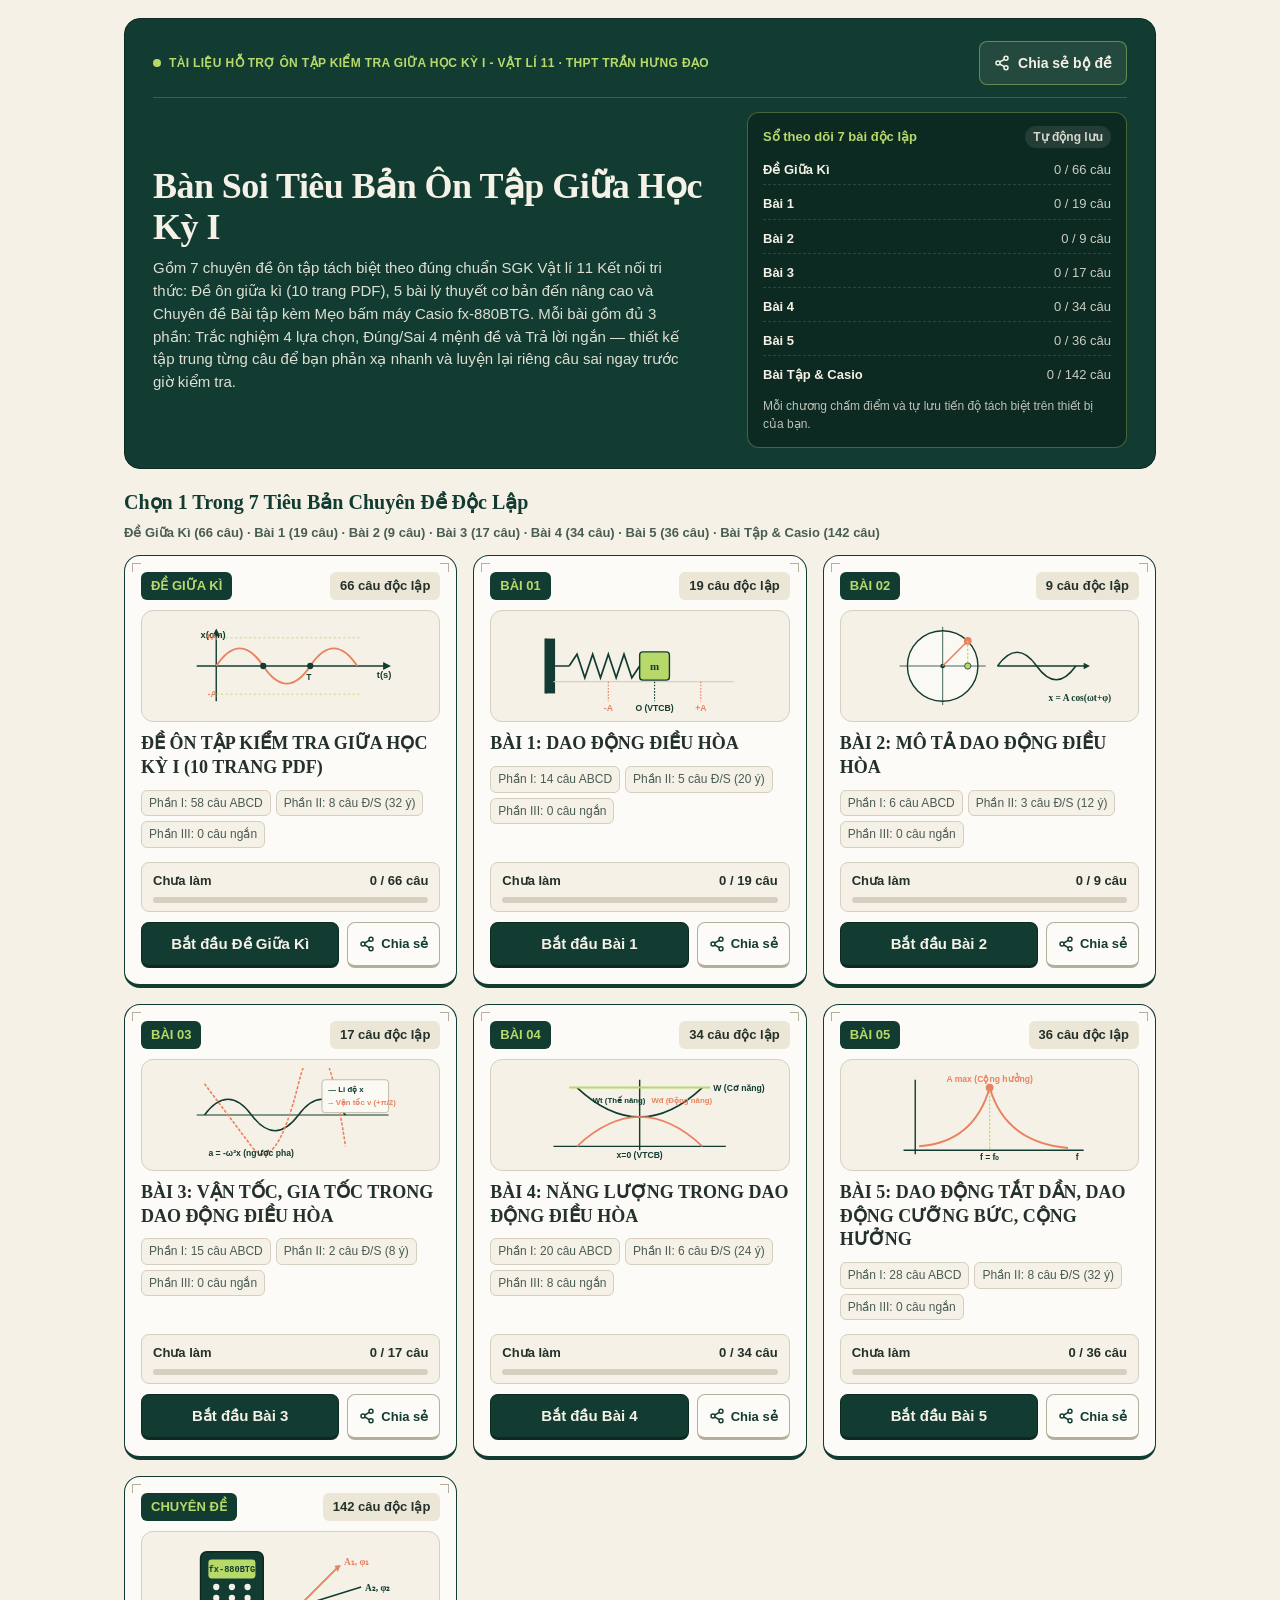
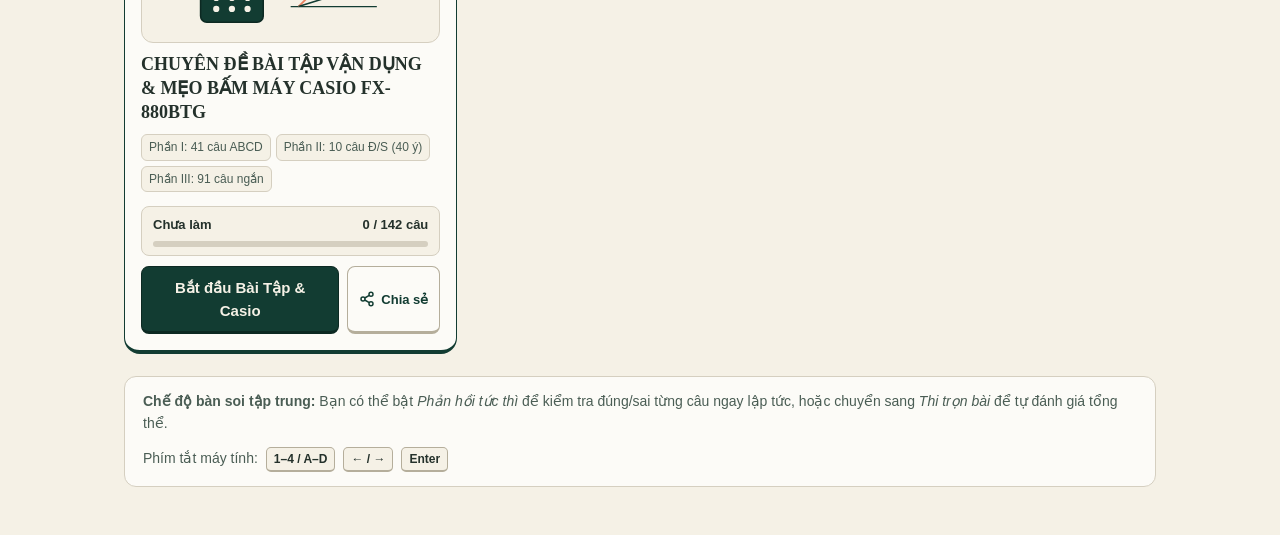
<file: index.html>
<!DOCTYPE html>
<html lang="vi">
<head>
  <meta charset="UTF-8" />
  <meta name="viewport" content="width=device-width, initial-scale=1.0, viewport-fit=cover" />
  <meta name="theme-color" content="#123C32" />
  <link rel="icon" type="image/svg+xml" href="data:image/svg+xml,%3Csvg xmlns='http://www.w3.org/2000/svg' viewBox='0 0 32 32'%3E%3Crect width='32' height='32' rx='8' fill='%23123C32'/%3E%3Cpath d='M6 16 Q11 6, 16 16 T26 16' stroke='%23B7D96A' stroke-width='2.5' fill='none'/%3E%3Ccircle cx='16' cy='16' r='3' fill='%23E98261'/%3E%3C/svg%3E" />
  <title>VẬT LÍ 11 — Ôn tập Giữa HKI (2026 - 2027)</title>
  <link rel="stylesheet" href="./styles.css" />
</head>
<body>
  <main class="lobby-shell">
    <header class="poster-masthead">
      <div class="masthead-top-row">
        <div class="monograph-mark">
          <span class="monograph-dot" aria-hidden="true"></span>
          <span>TÀI LIỆU HỖ TRỢ ÔN TẬP KIỂM TRA GIỮA HỌC KỲ I - VẬT LÍ 11 · THPT TRẦN HƯNG ĐẠO</span>
        </div>
        <button type="button" id="btn-share-lobby" class="btn-share-masthead">
          <svg width="16" height="16" viewBox="0 0 24 24" fill="none" stroke="currentColor" stroke-width="2.2" aria-hidden="true">
            <circle cx="18" cy="5" r="3"></circle>
            <circle cx="6" cy="12" r="3"></circle>
            <circle cx="18" cy="19" r="3"></circle>
            <path d="M8.59 13.51l6.83 3.98M15.41 6.51l-6.82 3.98"></path>
          </svg>
          <span>Chia sẻ bộ đề</span>
        </button>
      </div>

      <div class="masthead-grid">
        <div>
          <h1 class="poster-title">Bàn Soi Tiêu Bản Ôn Tập Giữa Học Kỳ I</h1>
          <p class="poster-subtitle">
            Gồm 7 chuyên đề ôn tập tách biệt theo đúng chuẩn SGK Vật lí 11 Kết nối tri thức: Đề ôn giữa kì (10 trang PDF), 5 bài lý thuyết cơ bản đến nâng cao và Chuyên đề Bài tập kèm Mẹo bấm máy Casio fx-880BTG. Mỗi bài gồm đủ 3 phần: Trắc nghiệm 4 lựa chọn, Đúng/Sai 4 mệnh đề và Trả lời ngắn — thiết kế tập trung từng câu để bạn phản xạ nhanh và luyện lại riêng câu sai ngay trước giờ kiểm tra.
          </p>
        </div>

        <aside class="masthead-summary-panel" aria-label="Tiến độ riêng từng bài">
          <div class="overall-stat-row">
            <span class="overall-stat-label">Sổ theo dõi 7 bài độc lập</span>
            <span class="overall-stat-badge">Tự động lưu</span>
          </div>
          <div class="independent-ledger-list" id="independent-ledger-list">
            <div class="ledger-lesson-row"><span class="ledger-lesson-name">Đề Giữa Kì</span><span class="ledger-lesson-val">0 / 66 câu</span></div>
            <div class="ledger-lesson-row"><span class="ledger-lesson-name">Bài 1</span><span class="ledger-lesson-val">0 / 19 câu</span></div>
            <div class="ledger-lesson-row"><span class="ledger-lesson-name">Bài 2</span><span class="ledger-lesson-val">0 / 9 câu</span></div>
            <div class="ledger-lesson-row"><span class="ledger-lesson-name">Bài 3</span><span class="ledger-lesson-val">0 / 17 câu</span></div>
            <div class="ledger-lesson-row"><span class="ledger-lesson-name">Bài 4</span><span class="ledger-lesson-val">0 / 34 câu</span></div>
            <div class="ledger-lesson-row"><span class="ledger-lesson-name">Bài 5</span><span class="ledger-lesson-val">0 / 36 câu</span></div>
            <div class="ledger-lesson-row"><span class="ledger-lesson-name">Bài Tập &amp; Casio</span><span class="ledger-lesson-val">0 / 142 câu</span></div>
          </div>
          <p class="overall-stat-caption" id="overall-stat-caption">
            Mỗi bài chấm điểm và tự lưu tiến độ tách biệt trên thiết bị của bạn.
          </p>
        </aside>
      </div>
    </header>

    <section aria-labelledby="plates-heading">
      <div class="plates-section-head">
        <h2 id="plates-heading" class="plates-heading">Chọn 1 Trong 7 Tiêu Bản Chuyên Đề Độc Lập</h2>
        <p class="plates-note">Đề Giữa Kì (66 câu) · Bài 1 (19 câu) · Bài 2 (9 câu) · Bài 3 (17 câu) · Bài 4 (34 câu) · Bài 5 (36 câu) · Bài Tập &amp; Casio (142 câu)</p>
      </div>

      <div id="specimen-plates-grid" class="specimen-plates-grid">
        <noscript>Bạn vui lòng bật JavaScript để tải dữ liệu câu hỏi Vật lí 11.</noscript>
      </div>
    </section>

    <footer class="lobby-footer-guide">
      <div>
        <strong>Chế độ bàn soi tập trung:</strong> Bạn có thể bật <em>Phản hồi tức thì</em> để kiểm tra đúng/sai từng câu ngay lập tức, hoặc chuyển sang <em>Thi trọn bài</em> để tự đánh giá tổng thể.
      </div>
      <div class="kbd-guide-group" aria-label="Phím tắt bàn phím trên máy tính">
        <span>Phím tắt máy tính:</span>
        <span class="kbd-chip">1–4 / A–D</span>
        <span class="kbd-chip">← / →</span>
        <span class="kbd-chip">Enter</span>
      </div>
    </footer>
  </main>

  <script src="./quiz-data.js"></script>
  <script src="./biosphere-core.js"></script>
  <script src="./lobby.js"></script>
</body>
</html>
</file>
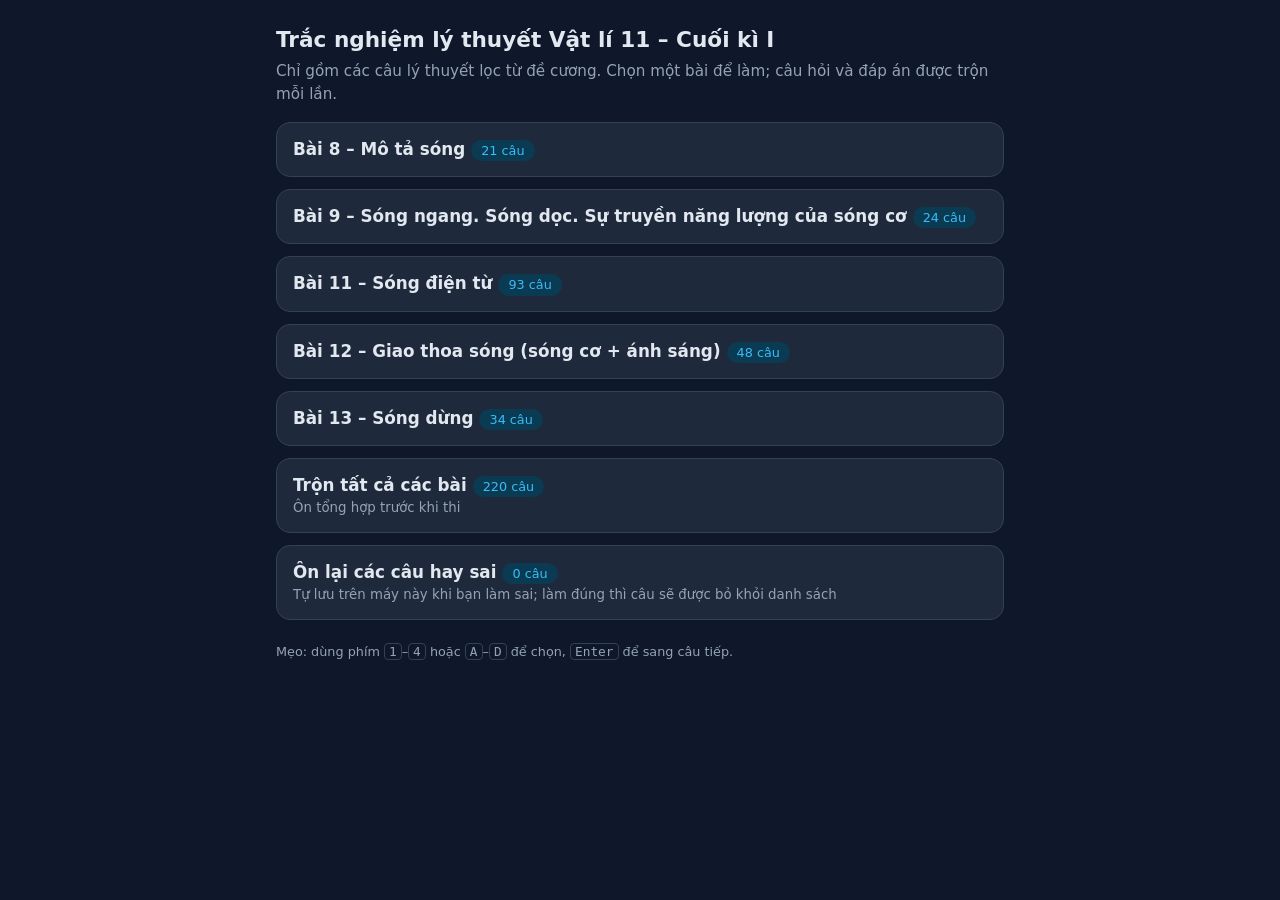
<file: ly-thuyet-cuoi-ki-1/index.html>
<!DOCTYPE html>
<html lang="vi">
<head>
<meta charset="UTF-8">
<meta name="viewport" content="width=device-width, initial-scale=1">
<title>Trắc nghiệm lý thuyết Vật lí 11 – Cuối kì I</title>
<style>
:root{--bg:#0f172a;--card:#1e293b;--line:#334155;--txt:#e2e8f0;--mut:#94a3b8;--pri:#38bdf8;--ok:#22c55e;--bad:#ef4444}
*{box-sizing:border-box}
body{margin:0;font-family:system-ui,-apple-system,"Segoe UI",Roboto,Arial,sans-serif;background:var(--bg);color:var(--txt);line-height:1.5}
.wrap{max-width:760px;margin:0 auto;padding:16px}
h1{font-size:1.35rem;margin:8px 0 4px}
.sub{color:var(--mut);margin:0 0 16px;font-size:.95rem}
a{color:var(--pri)}
.grid{display:grid;gap:12px}
.lesson{display:block;background:var(--card);border:1px solid var(--line);border-radius:14px;padding:14px 16px;text-decoration:none;color:var(--txt)}
.lesson:hover{border-color:var(--pri)}
.lesson b{font-size:1.05rem}
.lesson small{display:block;color:var(--mut)}
.pill{display:inline-block;background:#0b3a53;color:var(--pri);border-radius:99px;padding:1px 10px;font-size:.8rem;margin-left:6px}
.card{background:var(--card);border:1px solid var(--line);border-radius:14px;padding:16px}
.top{display:flex;justify-content:space-between;align-items:center;gap:8px;margin-bottom:10px;flex-wrap:wrap}
.bar{height:6px;background:var(--line);border-radius:9px;overflow:hidden;margin:6px 0 14px}
.bar>i{display:block;height:100%;background:var(--pri);width:0}
.q{font-size:1.08rem;font-weight:600;margin:0 0 4px}
.src{color:var(--mut);font-size:.8rem;margin-bottom:12px}
.opt{display:flex;gap:10px;width:100%;text-align:left;background:#0b1220;color:var(--txt);border:1.5px solid var(--line);border-radius:12px;padding:11px 12px;margin:8px 0;font-size:1rem;cursor:pointer}
.opt:hover:not(:disabled){border-color:var(--pri)}
.opt .k{font-weight:700;color:var(--pri);min-width:1.2em}
.opt.ok{border-color:var(--ok);background:#052e16}
.opt.bad{border-color:var(--bad);background:#3b0a0a}
.opt:disabled{cursor:default}
.btn{background:var(--pri);color:#04263a;border:0;border-radius:10px;padding:10px 16px;font-weight:700;font-size:1rem;cursor:pointer}
.btn.ghost{background:transparent;color:var(--txt);border:1px solid var(--line)}
.row{display:flex;gap:8px;flex-wrap:wrap;align-items:center;margin-top:12px}
.choose{display:flex;gap:8px;flex-wrap:wrap;margin:10px 0}
.choose button{background:#0b1220;color:var(--txt);border:1px solid var(--line);border-radius:10px;padding:8px 14px;cursor:pointer;font-size:.95rem}
.choose button.on{border-color:var(--pri);color:var(--pri)}
label.chk{display:flex;gap:8px;align-items:center;color:var(--mut);margin:6px 0}
.big{font-size:2.2rem;font-weight:800;margin:6px 0}
.rv{border-top:1px solid var(--line);padding:10px 0}
.rv .a{color:var(--ok)} .rv .w{color:var(--bad)}
.foot{color:var(--mut);font-size:.8rem;margin-top:22px}
kbd{border:1px solid var(--line);border-radius:4px;padding:0 4px;font-size:.8rem}
</style>
</head>
<body>
<div class="wrap" id="app"></div>
<script src="data.js?v=2"></script>
<script>
const LESSONS=[
 {id:'b8',hash:'bai-8',name:'Bài 8 – Mô tả sóng'},
 {id:'b9',hash:'bai-9',name:'Bài 9 – Sóng ngang. Sóng dọc. Sự truyền năng lượng của sóng cơ'},
 {id:'b11',hash:'bai-11',name:'Bài 11 – Sóng điện từ'},
 {id:'b12',hash:'bai-12',name:'Bài 12 – Giao thoa sóng (sóng cơ + ánh sáng)'},
 {id:'b13',hash:'bai-13',name:'Bài 13 – Sóng dừng'},
];
const app=document.getElementById('app');
const shuffle=a=>{a=a.slice();for(let i=a.length-1;i>0;i--){const j=Math.random()*(i+1)|0;[a[i],a[j]]=[a[j],a[i]]}return a};
const esc=s=>s.replace(/[&<>]/g,c=>({'&':'&amp;','<':'&lt;','>':'&gt;'}[c]));
const WKEY='ly11ck1-wrong';
const getWrong=()=>{try{return JSON.parse(localStorage.getItem(WKEY))||{}}catch(e){return {}}};
const setWrong=w=>{try{localStorage.setItem(WKEY,JSON.stringify(w))}catch(e){}};
const allQs=()=>LESSONS.flatMap(l=>DATA[l.id].map(q=>({...q,lesson:l.id})));
let S=null;

function home(){
  const w=getWrong(),nW=Object.keys(w).length;
  app.innerHTML=`<h1>Trắc nghiệm lý thuyết Vật lí 11 – Cuối kì I</h1>
  <p class="sub">Chỉ gồm các câu lý thuyết lọc từ đề cương. Chọn một bài để làm; câu hỏi và đáp án được trộn mỗi lần.</p>
  <div class="grid">
  ${LESSONS.map(l=>`<a class="lesson" href="#${l.hash}"><b>${l.name}</b><span class="pill">${DATA[l.id].length} câu</span></a>`).join('')}
  <a class="lesson" href="#tat-ca"><b>Trộn tất cả các bài</b><span class="pill">${allQs().length} câu</span><small>Ôn tổng hợp trước khi thi</small></a>
  <a class="lesson" href="#cau-sai"><b>Ôn lại các câu hay sai</b><span class="pill">${nW} câu</span><small>Tự lưu trên máy này khi bạn làm sai; làm đúng thì câu sẽ được bỏ khỏi danh sách</small></a>
  </div>
  <p class="foot">Mẹo: dùng phím <kbd>1</kbd>–<kbd>4</kbd> hoặc <kbd>A</kbd>–<kbd>D</kbd> để chọn, <kbd>Enter</kbd> để sang câu tiếp.</p>`;
}

function setup(title,pool,hash){
  let n=Math.min(20,pool.length),shuf=true;
  const render=()=>{
    const sizes=[10,20,30,pool.length].filter((v,i,a)=>v<=pool.length&&a.indexOf(v)===i);
    app.innerHTML=`<p><a href="#">← Chọn bài khác</a></p><div class="card">
    <h1>${title}</h1><p class="sub">${pool.length} câu lý thuyết</p>
    ${pool.length?`<div>Số câu muốn làm:</div>
    <div class="choose">${sizes.map(v=>`<button data-n="${v}" class="${v===n?'on':''}">${v===pool.length?'Tất cả ('+v+')':v+' câu'}</button>`).join('')}</div>
    <label class="chk"><input type="checkbox" id="shuf" ${shuf?'checked':''}> Trộn thứ tự câu hỏi</label>
    <div class="row"><button class="btn" id="go">Bắt đầu</button></div>`:`<p>Chưa có câu nào ở đây. Làm bài khác trước nhé.</p>`}</div>`;
    app.querySelectorAll('[data-n]').forEach(b=>b.onclick=()=>{n=+b.dataset.n;render()});
    const sh=document.getElementById('shuf');if(sh)sh.onchange=e=>shuf=e.target.checked;
    const g=document.getElementById('go');if(g)g.onclick=()=>start(title,pool,n,shuf,hash);
  };
  render();
}

function start(title,pool,n,shuf,hash){
  const picked=(shuf?shuffle(pool):pool).slice(0,n).map(q=>{
    const order=shuffle([0,1,2,3]);
    return {...q,opts:order.map(i=>q.o[i]),ans:order.indexOf(q.a)};
  });
  S={title,hash,pool,qs:picked,i:0,score:0,picks:[]};
  showQ();
}

function showQ(){
  const q=S.qs[S.i];
  app.innerHTML=`<p><a href="#">← Thoát</a></p><div class="card">
  <div class="top"><b>${S.title}</b><span>Câu ${S.i+1}/${S.qs.length} · Đúng ${S.score}</span></div>
  <div class="bar"><i style="width:${S.i/S.qs.length*100}%"></i></div>
  <p class="q">${esc(q.q)}</p><div class="src">Nguồn: ${q.src}</div>
  ${q.opts.map((o,k)=>`<button class="opt" data-k="${k}"><span class="k">${'ABCD'[k]}.</span><span>${esc(o)}</span></button>`).join('')}
  <div class="row" id="nx"></div></div>`;
  app.querySelectorAll('.opt').forEach(b=>b.onclick=()=>pick(+b.dataset.k));
}

function pick(k){
  if(S.picks[S.i]!==undefined)return;
  const q=S.qs[S.i];S.picks[S.i]=k;
  const w=getWrong();
  if(k===q.ans){S.score++;delete w[q.id]}else{w[q.id]=(w[q.id]||0)+1}
  setWrong(w);
  app.querySelectorAll('.opt').forEach((b,j)=>{b.disabled=true;if(j===q.ans)b.classList.add('ok');else if(j===k)b.classList.add('bad')});
  document.querySelector('.top span').textContent=`Câu ${S.i+1}/${S.qs.length} · Đúng ${S.score}`;
  const last=S.i===S.qs.length-1;
  document.getElementById('nx').innerHTML=`<span style="color:${k===q.ans?'var(--ok)':'var(--bad)'};font-weight:700">${k===q.ans?'Chính xác!':'Chưa đúng – đáp án đúng là '+'ABCD'[q.ans]}</span>
  <button class="btn" id="next" style="margin-left:auto">${last?'Xem kết quả':'Câu tiếp →'}</button>`;
  document.getElementById('next').onclick=next;
}
function next(){if(S.i<S.qs.length-1){S.i++;showQ()}else result()}

function result(){
  const wrong=S.qs.filter((q,i)=>S.picks[i]!==q.ans);
  const pct=Math.round(S.score/S.qs.length*100);
  app.innerHTML=`<p><a href="#">← Chọn bài khác</a></p><div class="card">
  <b>${S.title}</b><div class="big">${S.score}/${S.qs.length} <span style="font-size:1rem;color:var(--mut)">(${pct}%)</span></div>
  <div class="row">${wrong.length?`<button class="btn" id="redo">Làm lại ${wrong.length} câu sai</button>`:''}
  <button class="btn ghost" id="again">Làm lượt mới</button></div>
  ${wrong.length?`<h3>Các câu làm sai</h3>`+wrong.map(q=>{const i=S.qs.indexOf(q);return `<div class="rv"><div>${esc(q.q)}</div>
  <div class="w">Bạn chọn: ${'ABCD'[S.picks[i]]}. ${esc(q.opts[S.picks[i]])}</div><div class="a">Đáp án: ${'ABCD'[q.ans]}. ${esc(q.opts[q.ans])}</div></div>`}).join(''):'<p>Đúng hết, giỏi lắm! 🎉</p>'}
  </div>`;
  const r=document.getElementById('redo');if(r)r.onclick=()=>start(S.title+' – câu sai',wrong.map(q=>({id:q.id,src:q.src,q:q.q,o:q.o,a:q.a})),wrong.length,true,S.hash);
  document.getElementById('again').onclick=()=>{location.hash='';location.hash=S.hash};
}

document.addEventListener('keydown',e=>{
  if(!S||!document.querySelector('.opt'))return;
  const m={'1':0,'2':1,'3':2,'4':3,a:0,b:1,c:2,d:3}[e.key.toLowerCase()];
  if(m!==undefined)pick(m);
  else if(e.key==='Enter'){const n=document.getElementById('next');if(n)n.click()}
});

function route(){
  S=null;window.scrollTo(0,0);
  const h=location.hash.slice(1);
  const l=LESSONS.find(x=>x.hash===h);
  if(l)return setup(l.name,DATA[l.id],h);
  if(h==='tat-ca')return setup('Trộn tất cả các bài',allQs(),h);
  if(h==='cau-sai'){const w=getWrong();return setup('Ôn lại các câu hay sai',allQs().filter(q=>w[q.id]),h)}
  home();
}
window.addEventListener('hashchange',route);route();
</script>
</body>
</html>
</file>
<file: styles.css>
/* ==========================================================================
   BIOSPHERE — SPECIMEN FOCUS STAGE & CONTEMPORARY BOTANICAL MONOGRAPH
   Palette:
     Forest Canopy : #123C32
     Sprout Vein   : #B7D96A
     Herbarium Rag : #F5F1E6
     Coral Stamen  : #E98261
     Botanical Ink : #24312B
   ========================================================================== */

:root {
  --forest: #123C32;
  --forest-deep: #0C2922;
  --forest-tint: #E4EDE9;
  --sprout: #B7D96A;
  --sprout-soft: #E9F3CF;
  --sprout-ink: #173F1C;
  --paper: #F5F1E6;
  --paper-warm: #ECE6D6;
  --slide-bg: #FCFBF7;
  --coral: #E98261;
  --coral-deep: #C45635;
  --coral-soft: #FCECE6;
  --ink: #24312B;
  --ink-muted: #4A5D54;
  --rule: #D5CFC0;
  --rule-strong: #B5AE9B;
  --lip: #C5BEAA;

  --font-serif: "Iowan Old Style", "Palatino Linotype", "Book Antiqua", Georgia, serif;
  --font-sans: "Segoe UI Variable Text", -apple-system, BlinkMacSystemFont, "Segoe UI", Roboto, "Helvetica Neue", Arial, sans-serif;

  --stage-max: 740px;
  --lobby-max: 1080px;
  --radius-sm: 8px;
  --radius-md: 12px;
  --radius-lg: 16px;
}

*,
*::before,
*::after {
  box-sizing: border-box;
}

html {
  font-size: 16px;
  -webkit-text-size-adjust: 100%;
  text-size-adjust: 100%;
  background-color: var(--paper);
  color: var(--ink);
  overflow-x: clip;
}

body {
  margin: 0;
  min-height: 100vh;
  min-height: 100dvh;
  font-family: var(--font-sans);
  font-size: 1rem;
  line-height: 1.54;
  background-color: var(--paper);
  color: var(--ink);
  overflow-x: clip;
  -webkit-font-smoothing: antialiased;
}

/* Guarantee scientific sub/sup never fall below 12px */
sub,
sup {
  font-size: max(12px, 0.78em);
  line-height: 0;
  position: relative;
  vertical-align: baseline;
}

sup {
  top: -0.42em;
}

sub {
  bottom: -0.2em;
}

img,
svg {
  max-width: 100%;
  height: auto;
  display: block;
}

button svg,
a svg,
.btn-flag {
  flex-shrink: 0;
}

button,
input,
select,
textarea {
  font-family: inherit;
  color: inherit;
}

button {
  cursor: pointer;
}

a {
  color: inherit;
  text-decoration: none;
}

:focus-visible {
  outline: 2.5px solid var(--forest);
  outline-offset: 2px;
}

[hidden] {
  display: none !important;
}

.sr-only {
  position: absolute;
  width: 1px;
  height: 1px;
  padding: 0;
  margin: -1px;
  overflow: hidden;
  clip: rect(0, 0, 0, 0);
  white-space: nowrap;
  border: 0;
}

/* ==========================================================================
   POSTER LOBBY (index.html) — 3 INDEPENDENT SPECIMEN PLATES
   ========================================================================== */

.lobby-shell {
  max-width: var(--lobby-max);
  margin: 0 auto;
  padding: 16px 14px 44px;
}

.poster-masthead {
  background-color: var(--forest);
  color: var(--paper);
  border-radius: var(--radius-lg);
  padding: 20px 18px 18px;
  border: 1.5px solid var(--forest-deep);
  position: relative;
  overflow: hidden;
}

.masthead-top-row {
  display: flex;
  flex-wrap: wrap;
  align-items: center;
  justify-content: space-between;
  gap: 10px;
  padding-bottom: 12px;
  border-bottom: 1px solid rgba(245, 241, 230, 0.18);
}

.monograph-mark {
  display: inline-flex;
  align-items: center;
  gap: 8px;
  font-size: 0.75rem; /* 12px */
  font-weight: 700;
  letter-spacing: 0.03em;
  color: var(--sprout);
}

.monograph-dot {
  width: 8px;
  height: 8px;
  border-radius: 50%;
  background-color: var(--sprout);
  flex-shrink: 0;
}

.btn-share-masthead {
  display: inline-flex;
  align-items: center;
  justify-content: center;
  gap: 8px;
  min-height: 44px;
  min-width: 44px;
  padding: 8px 14px;
  border-radius: var(--radius-sm);
  border: 1px solid rgba(183, 217, 106, 0.45);
  background-color: rgba(245, 241, 230, 0.08);
  color: var(--paper);
  font-size: 0.875rem;
  font-weight: 600;
  white-space: nowrap;
  transition: background-color 140ms ease, border-color 140ms ease;
}

.btn-share-masthead:hover {
  background-color: rgba(183, 217, 106, 0.18);
  border-color: var(--sprout);
}

.masthead-grid {
  display: grid;
  grid-template-columns: 1fr;
  gap: 16px;
  padding-top: 14px;
}

.poster-title {
  font-family: var(--font-serif);
  font-size: clamp(1.55rem, 3.6vw, 2.25rem);
  line-height: 1.16;
  font-weight: 700;
  margin: 0 0 8px;
  color: var(--paper);
  letter-spacing: -0.015em;
}

.poster-subtitle {
  margin: 0;
  font-size: 0.9375rem; /* 15px */
  line-height: 1.52;
  color: rgba(245, 241, 230, 0.9);
  max-width: 64ch;
}

.masthead-summary-panel {
  background-color: var(--forest-deep);
  border: 1px solid rgba(183, 217, 106, 0.34);
  border-radius: var(--radius-md);
  padding: 13px 15px;
  display: flex;
  flex-direction: column;
  justify-content: space-between;
  gap: 8px;
}

.overall-stat-row {
  display: flex;
  align-items: center;
  justify-content: space-between;
  gap: 10px;
}

.overall-stat-label {
  font-size: 0.8125rem; /* 13px */
  font-weight: 700;
  color: var(--sprout);
}

.overall-stat-badge {
  font-size: 0.75rem; /* 12px */
  font-weight: 600;
  color: rgba(245, 241, 230, 0.85);
  background-color: rgba(245, 241, 230, 0.1);
  padding: 2px 8px;
  border-radius: 999px;
  white-space: nowrap;
  flex-shrink: 0;
}

.independent-ledger-list {
  display: flex;
  flex-direction: column;
  gap: 5px;
}

.ledger-lesson-row {
  display: flex;
  align-items: center;
  justify-content: space-between;
  gap: 10px;
  padding: 4px 0;
  border-bottom: 1px dashed rgba(245, 241, 230, 0.14);
  font-size: 0.8125rem; /* 13px */
}

.ledger-lesson-row:last-child {
  border-bottom: none;
}

.ledger-lesson-name {
  font-weight: 700;
  color: var(--paper);
  white-space: nowrap;
  flex-shrink: 0;
}

.ledger-lesson-val {
  color: rgba(245, 241, 230, 0.82);
  font-variant-numeric: tabular-nums;
  white-space: nowrap;
  flex-shrink: 0;
}

.ledger-lesson-val.is-active {
  color: var(--sprout);
  font-weight: 700;
}

.ledger-lesson-val.is-done {
  color: var(--sprout);
  font-weight: 800;
}

.overall-stat-caption {
  margin: 0;
  font-size: 0.75rem; /* 12px */
  color: rgba(245, 241, 230, 0.76);
}

/* Specimen Plates Grid */
.plates-section-head {
  display: flex;
  flex-wrap: wrap;
  align-items: baseline;
  justify-content: space-between;
  gap: 6px;
  margin: 18px 0 12px;
}

.plates-heading {
  margin: 0;
  font-family: var(--font-serif);
  font-size: 1.25rem;
  color: var(--forest);
}

.plates-note {
  margin: 0;
  font-size: 0.8125rem; /* 13px */
  font-weight: 600;
  color: var(--ink-muted);
}

.specimen-plates-grid {
  display: grid;
  grid-template-columns: 1fr;
  gap: 16px;
}

.specimen-plate {
  background-color: var(--slide-bg);
  border: 1.5px solid var(--forest);
  border-bottom-width: 4px;
  border-radius: var(--radius-lg);
  padding: 16px;
  display: flex;
  flex-direction: column;
  justify-content: space-between;
  gap: 14px;
  position: relative;
}

/* Microscope slide registration ticks */
.specimen-plate::before,
.specimen-plate::after {
  content: "";
  position: absolute;
  width: 9px;
  height: 9px;
  border-color: var(--rule-strong);
  border-style: solid;
  pointer-events: none;
}

.specimen-plate::before {
  top: 7px;
  left: 7px;
  border-width: 1.5px 0 0 1.5px;
}

.specimen-plate::after {
  top: 7px;
  right: 7px;
  border-width: 1.5px 1.5px 0 0;
}

.plate-top-group {
  display: flex;
  flex-direction: column;
  gap: 10px;
}

.plate-bottom-group {
  display: flex;
  flex-direction: column;
  gap: 10px;
}

.plate-header {
  display: flex;
  align-items: center;
  justify-content: space-between;
  gap: 8px;
}

.plate-badge {
  display: inline-flex;
  align-items: center;
  padding: 4px 10px;
  border-radius: 6px;
  background-color: var(--forest);
  color: var(--sprout);
  font-size: 0.8125rem;
  font-weight: 700;
  font-variant-numeric: tabular-nums;
  white-space: nowrap;
}

.plate-count-pill {
  display: inline-flex;
  align-items: center;
  padding: 4px 10px;
  border-radius: 6px;
  background-color: var(--paper-warm);
  color: var(--ink);
  font-size: 0.8125rem;
  font-weight: 600;
  font-variant-numeric: tabular-nums;
  white-space: nowrap;
}

.plate-illustration {
  background-color: var(--paper);
  border: 1px solid var(--rule);
  border-radius: var(--radius-md);
  padding: 8px 10px;
  height: 112px;
  display: flex;
  align-items: center;
  justify-content: center;
  overflow: hidden;
}

.plate-illustration svg {
  width: 100%;
  height: 100%;
}

.plate-title {
  margin: 0;
  font-family: var(--font-serif);
  font-size: 1.125rem; /* 18px */
  line-height: 1.32;
  font-weight: 700;
  color: var(--ink);
}

.plate-parts-breakdown {
  display: flex;
  flex-wrap: wrap;
  gap: 5px;
}

.part-chip {
  font-size: 0.75rem; /* 12px */
  padding: 3px 7px;
  border-radius: 6px;
  background-color: var(--paper);
  border: 1px solid var(--rule);
  color: var(--ink-muted);
  font-variant-numeric: tabular-nums;
}

.plate-progress-box {
  background-color: var(--paper);
  border-radius: var(--radius-sm);
  padding: 8px 11px;
  border: 1px solid var(--rule);
}

.plate-progress-meta {
  display: flex;
  align-items: center;
  justify-content: space-between;
  gap: 8px;
  font-size: 0.8125rem;
  font-weight: 600;
  color: var(--ink);
  margin-bottom: 6px;
  font-variant-numeric: tabular-nums;
}

.plate-progress-right {
  white-space: nowrap;
  flex-shrink: 0;
}

.plate-vein-bar {
  height: 6px;
  background-color: var(--rule);
  border-radius: 999px;
  overflow: hidden;
}

.plate-vein-fill {
  height: 100%;
  width: 0%;
  background-color: var(--forest);
  border-radius: 999px;
  transition: width 240ms ease;
}

.plate-actions {
  display: flex;
  flex-direction: column;
  gap: 8px;
}

.plate-primary-row {
  display: flex;
  gap: 8px;
}

.btn-open-plate {
  flex: 1;
  display: inline-flex;
  align-items: center;
  justify-content: center;
  gap: 8px;
  min-height: 46px;
  min-width: 44px;
  padding: 9px 14px;
  border-radius: var(--radius-sm);
  background-color: var(--forest);
  color: var(--paper);
  border: 1.5px solid var(--forest-deep);
  border-bottom-width: 3px;
  font-size: 0.9375rem;
  font-weight: 700;
  text-align: center;
  transition: background-color 140ms ease, transform 80ms ease;
}

.btn-open-plate:hover {
  background-color: #184F42;
}

.btn-open-plate:active {
  transform: translateY(1px);
}

.btn-share-plate {
  display: inline-flex;
  align-items: center;
  justify-content: center;
  min-width: 46px;
  min-height: 46px;
  padding: 0 11px;
  border-radius: var(--radius-sm);
  background-color: var(--slide-bg);
  border: 1.5px solid var(--rule-strong);
  border-bottom-width: 3px;
  color: var(--forest);
  font-size: 0.8125rem;
  font-weight: 600;
  gap: 6px;
  white-space: nowrap;
}

.btn-share-plate:hover {
  background-color: var(--paper);
  border-color: var(--forest);
}

.plate-secondary-row {
  display: flex;
  flex-wrap: wrap;
  gap: 8px;
}

.btn-retry-plate {
  flex: 1;
  display: inline-flex;
  align-items: center;
  justify-content: center;
  min-height: 44px;
  min-width: 44px;
  padding: 8px 12px;
  border-radius: var(--radius-sm);
  background-color: var(--coral-soft);
  border: 1.5px solid var(--coral);
  color: #8F3216;
  font-size: 0.8125rem;
  font-weight: 700;
}

.btn-retry-plate:hover {
  background-color: #FADCD2;
}

.btn-results-plate {
  display: inline-flex;
  align-items: center;
  justify-content: center;
  min-height: 44px;
  min-width: 44px;
  padding: 8px 12px;
  border-radius: var(--radius-sm);
  background-color: var(--paper);
  border: 1px solid var(--rule-strong);
  color: var(--ink);
  font-size: 0.8125rem;
  font-weight: 600;
}

.lobby-footer-guide {
  margin-top: 22px;
  padding: 14px 18px;
  border-radius: var(--radius-md);
  background-color: var(--slide-bg);
  border: 1px solid var(--rule);
  display: flex;
  flex-wrap: wrap;
  align-items: center;
  justify-content: space-between;
  gap: 12px;
  font-size: 0.875rem;
  color: var(--ink-muted);
}

.kbd-guide-group {
  display: flex;
  flex-wrap: wrap;
  align-items: center;
  gap: 8px;
}

.kbd-chip {
  display: inline-flex;
  align-items: center;
  padding: 2px 7px;
  border-radius: 5px;
  background-color: var(--paper);
  border: 1px solid var(--rule-strong);
  border-bottom-width: 2px;
  font-size: 0.75rem;
  font-weight: 700;
  color: var(--ink);
  font-variant-numeric: tabular-nums;
}

@media (min-width: 760px) {
  .lobby-shell {
    padding: 18px 24px 48px;
  }
  .poster-masthead {
    padding: 22px 28px 20px;
  }
  .masthead-grid {
    grid-template-columns: 1.5fr 1fr;
    align-items: center;
    gap: 24px;
  }
}

@media (min-width: 920px) {
  .specimen-plates-grid {
    grid-template-columns: repeat(3, minmax(0, 1fr));
    align-items: stretch;
  }
}

/* ==========================================================================
   SPECIMEN FOCUS STAGE (bai-1.html, bai-2.html, bai-4.html)
   Central Stage <= 740px, Zero Sidebars, Pure Paper & Botanical Ink
   ========================================================================== */

.stage-page {
  display: flex;
  flex-direction: column;
  min-height: 100vh;
  min-height: 100dvh;
}

.focus-topbar {
  position: sticky;
  top: 0;
  z-index: 30;
  background-color: var(--forest);
  color: var(--paper);
  border-bottom: 1px solid var(--forest-deep);
}

.topbar-inner {
  max-width: var(--stage-max);
  margin: 0 auto;
  padding: 6px 10px;
  display: flex;
  align-items: center;
  justify-content: space-between;
  gap: 8px;
}

.btn-back-lobby {
  display: inline-flex;
  align-items: center;
  justify-content: center;
  gap: 5px;
  min-height: 44px;
  min-width: 44px;
  padding: 6px 10px;
  border-radius: var(--radius-sm);
  color: var(--paper);
  background-color: rgba(245, 241, 230, 0.08);
  border: 1px solid rgba(245, 241, 230, 0.2);
  font-size: 0.875rem;
  font-weight: 600;
  white-space: nowrap;
}

.btn-back-lobby:hover {
  background-color: rgba(245, 241, 230, 0.16);
}

.topbar-center-meta {
  flex: 1;
  display: flex;
  align-items: center;
  justify-content: center;
  gap: 7px;
  min-width: 0;
  overflow: hidden;
}

.lesson-code-tag {
  padding: 3px 8px;
  border-radius: 5px;
  background-color: rgba(183, 217, 106, 0.18);
  color: var(--sprout);
  font-size: 0.75rem;
  font-weight: 700;
  white-space: nowrap;
  flex-shrink: 0;
}

.lesson-desktop-title {
  display: none;
  font-size: 0.75rem;
  font-weight: 600;
  color: rgba(245, 241, 230, 0.84);
  white-space: nowrap;
  overflow: hidden;
  text-overflow: ellipsis;
  max-width: 240px;
}

@media (min-width: 768px) {
  .lesson-desktop-title {
    display: inline-block;
  }
}

.stage-counter {
  font-family: var(--font-serif);
  font-size: 0.96875rem;
  font-weight: 700;
  color: var(--paper);
  font-variant-numeric: tabular-nums;
  white-space: nowrap;
  overflow: hidden;
  text-overflow: ellipsis;
}

.topbar-right-actions {
  display: flex;
  align-items: center;
  gap: 6px;
}

.btn-icon-top {
  display: inline-flex;
  align-items: center;
  justify-content: center;
  min-width: 44px;
  min-height: 44px;
  padding: 0 10px;
  gap: 6px;
  border-radius: var(--radius-sm);
  background-color: rgba(245, 241, 230, 0.08);
  border: 1px solid rgba(245, 241, 230, 0.2);
  color: var(--paper);
  font-size: 0.8125rem;
  font-weight: 600;
  font-variant-numeric: tabular-nums;
  white-space: nowrap;
}

.btn-icon-top:hover {
  background-color: rgba(183, 217, 106, 0.2);
  border-color: var(--sprout);
}

.btn-map-trigger {
  background-color: var(--sprout);
  color: var(--forest-deep);
  border-color: var(--sprout);
  font-weight: 700;
}

.btn-map-trigger:hover {
  background-color: #C5E47E;
  color: var(--forest-deep);
}

/* Leaf-Vein Progress Strip (Flat Botanical Sprout, Zero AI Gradients) */
.leaf-vein-strip {
  background-color: var(--forest-deep);
  padding: 0;
  position: relative;
}

.leaf-vein-inner {
  max-width: var(--stage-max);
  margin: 0 auto;
  padding: 4px 10px 6px;
}

.leaf-vein-track {
  position: relative;
  height: 6px;
  background-color: rgba(245, 241, 230, 0.16);
  border-radius: 999px;
  overflow: visible;
}

.leaf-vein-fill {
  height: 100%;
  width: 0%;
  background-color: var(--sprout);
  border-radius: 999px;
  transition: width 220ms ease;
  position: relative;
}

.vein-node {
  position: absolute;
  top: 50%;
  width: 8px;
  height: 8px;
  margin-top: -4px;
  margin-left: -4px;
  border-radius: 50%;
  background-color: var(--forest-deep);
  border: 1.5px solid rgba(245, 241, 230, 0.45);
  pointer-events: none;
}

.vein-node.is-reached {
  background-color: var(--sprout);
  border-color: var(--forest-deep);
}

/* Stage Controls Subbar (100% >= 44px Apple HIG Touch Targets!) */
.stage-subbar {
  max-width: var(--stage-max);
  width: 100%;
  margin: 0 auto;
  padding: 8px 10px 2px;
  display: flex;
  flex-wrap: wrap;
  align-items: center;
  justify-content: space-between;
  gap: 6px;
}

.part-pills {
  display: inline-flex;
  align-items: center;
  background-color: var(--paper-warm);
  padding: 2px;
  border-radius: 10px;
  border: 1px solid var(--rule);
  gap: 2px;
  max-width: 100%;
}

.part-pill {
  min-height: 44px;
  min-width: 44px;
  padding: 6px 9px;
  border-radius: 7px;
  border: none;
  background: transparent;
  color: var(--ink-muted);
  font-size: 0.75rem; /* 12px on narrowest mobile so all 3 fit 1 row */
  font-weight: 700;
  white-space: nowrap;
  font-variant-numeric: tabular-nums;
  transition: background-color 140ms ease, color 140ms ease;
}

@media (min-width: 420px) {
  .part-pill {
    font-size: 0.8125rem;
    padding: 6px 11px;
  }
}

.part-pill:hover {
  color: var(--forest);
}

.part-pill.is-active {
  background-color: var(--forest);
  color: var(--paper);
}

.mode-switch-group {
  display: inline-flex;
  align-items: center;
  background-color: var(--paper-warm);
  padding: 2px;
  border-radius: 10px;
  border: 1px solid var(--rule);
  gap: 2px;
}

.mode-btn {
  min-height: 44px;
  min-width: 44px;
  padding: 6px 10px;
  border-radius: 7px;
  border: none;
  background: transparent;
  color: var(--ink-muted);
  font-size: 0.75rem;
  font-weight: 700;
  white-space: nowrap;
}

.mode-btn.is-active {
  background-color: var(--slide-bg);
  color: var(--forest);
  box-shadow: 0 1px 2px rgba(18, 60, 50, 0.12);
}

.subbar-right-row {
  display: inline-flex;
  flex-wrap: wrap;
  align-items: center;
  gap: 6px;
}

.btn-submit-inline {
  min-height: 44px;
  min-width: 44px;
  padding: 6px 12px;
  border-radius: 9px;
  border: 1.5px solid var(--coral);
  background-color: var(--coral-soft);
  color: #8A2F13;
  font-size: 0.8125rem;
  font-weight: 700;
  white-space: nowrap;
}

.btn-submit-inline:hover {
  background-color: #FADDD2;
}

/* Retry Wrong Active Banner */
.drill-banner {
  max-width: var(--stage-max);
  width: 100%;
  margin: 6px auto 0;
  padding: 0 10px;
}

.drill-banner-inner {
  background-color: var(--coral-soft);
  border: 1.5px solid var(--coral);
  border-radius: var(--radius-md);
  padding: 8px 12px;
  display: flex;
  flex-wrap: wrap;
  align-items: center;
  justify-content: space-between;
  gap: 8px;
}

.drill-banner-text {
  font-size: 0.875rem;
  font-weight: 700;
  color: #822C11;
}

.btn-exit-drill {
  min-height: 44px;
  min-width: 44px;
  padding: 6px 12px;
  border-radius: var(--radius-sm);
  border: 1px solid #C45635;
  background-color: var(--slide-bg);
  color: #822C11;
  font-size: 0.8125rem;
  font-weight: 700;
}

/* Central Focus Stage Container */
.focus-main {
  flex: 1;
  width: 100%;
  max-width: var(--stage-max);
  margin: 0 auto;
  padding: 6px 10px 92px;
}

/* Specimen Slide Card (Tuned for 100% 375x812 Above-the-Fold Fit) */
.specimen-card {
  background-color: var(--slide-bg);
  border: 1.5px solid var(--rule-strong);
  border-bottom: 3.5px solid var(--lip);
  border-radius: var(--radius-lg);
  padding: 14px 14px 18px;
}

.specimen-card-head {
  display: flex;
  align-items: center;
  justify-content: space-between;
  gap: 8px;
  padding-bottom: 8px;
  margin-bottom: 10px;
  border-bottom: 1px solid var(--paper-warm);
}

.specimen-meta-left {
  display: flex;
  flex-wrap: wrap;
  align-items: center;
  gap: 6px;
  min-width: 0;
}

.part-label-chip {
  font-size: 0.75rem;
  font-weight: 700;
  color: var(--forest);
  background-color: var(--forest-tint);
  padding: 4px 8px;
  border-radius: 6px;
}

.btn-flag {
  display: inline-flex;
  align-items: center;
  justify-content: center;
  gap: 5px;
  min-height: 44px;
  min-width: 44px;
  padding: 6px 10px;
  border-radius: var(--radius-sm);
  border: 1px solid var(--rule-strong);
  background-color: var(--paper);
  color: var(--ink-muted);
  font-size: 0.8125rem;
  font-weight: 600;
  white-space: nowrap;
}

.btn-flag:hover {
  border-color: var(--coral);
  color: var(--ink);
}

.btn-flag.is-flagged {
  background-color: var(--coral-soft);
  border-color: var(--coral);
  color: #8F3216;
  font-weight: 700;
}

/* Verbatim Question Label & Stem */
.question-label-verbatim {
  display: inline-block;
  font-family: var(--font-serif);
  font-size: 1rem;
  font-weight: 700;
  color: var(--forest);
  margin: 0 0 6px;
}

.question-stem {
  font-size: 1rem; /* 16px strictly on mobile */
  line-height: 1.54;
  color: var(--ink);
  overflow-wrap: break-word;
  margin-bottom: 14px;
}

.stem-p {
  margin: 0 0 8px;
}

.stem-p:last-child {
  margin-bottom: 0;
}

/* Stem Table */
.specimen-table-wrap {
  width: 100%;
  overflow-x: auto;
  -webkit-overflow-scrolling: touch;
  margin: 10px 0;
  border-radius: var(--radius-sm);
  border: 1.5px solid var(--forest);
}

.specimen-table {
  width: 100%;
  border-collapse: collapse;
  min-width: 280px;
  font-size: 0.9375rem;
}

.specimen-table th,
.specimen-table td {
  padding: 9px 11px;
  border: 1px solid var(--rule-strong);
  text-align: left;
  vertical-align: middle;
}

.specimen-table thead th {
  background-color: var(--forest);
  color: var(--paper);
  font-weight: 700;
}

.specimen-table tbody tr:nth-child(even) td {
  background-color: var(--paper);
}

/* Stem Image + Zoom Trigger (Zero CLS) */
.specimen-figure {
  margin: 12px 0;
  background-color: #FFFFFF;
  border: 1.5px solid var(--rule-strong);
  border-radius: var(--radius-md);
  padding: 10px;
  text-align: center;
}

.btn-zoom-image {
  display: flex;
  flex-direction: column;
  align-items: center;
  justify-content: center;
  width: 100%;
  min-height: 44px;
  min-width: 44px;
  border: none;
  background: transparent;
  padding: 0;
  text-align: center;
}

.btn-zoom-image img {
  margin: 0 auto;
  max-height: 280px;
  width: auto;
  height: auto;
  max-width: 100%;
  object-fit: contain;
}

.zoom-caption {
  display: inline-flex;
  align-items: center;
  gap: 6px;
  margin-top: 8px;
  padding: 5px 11px;
  border-radius: 999px;
  background-color: var(--paper);
  border: 1px solid var(--rule);
  color: var(--forest);
  font-size: 0.8125rem;
  font-weight: 600;
}

/* ==========================================================================
   PART I: MCQ (4 vertical options >= 50px, Verbatim A./B./C./D. Badge)
   ========================================================================== */

.mcq-list {
  display: flex;
  flex-direction: column;
  gap: 8px;
}

.mcq-option {
  width: 100%;
  min-height: 50px;
  padding: 9px 12px;
  border-radius: var(--radius-md);
  border: 1.5px solid var(--rule-strong);
  border-bottom-width: 3px;
  background-color: #FFFFFF;
  color: var(--ink);
  display: flex;
  align-items: center;
  gap: 10px;
  text-align: left;
  transition: border-color 120ms ease, background-color 120ms ease, transform 70ms ease;
}

.mcq-option:hover:not(:disabled) {
  border-color: var(--forest);
  background-color: var(--paper);
}

.mcq-option:active:not(:disabled) {
  transform: translateY(1px);
}

.mcq-option:disabled {
  cursor: default;
}

.mcq-key-badge {
  min-width: 36px;
  height: 32px;
  padding: 0 5px;
  border-radius: 8px;
  border: 1.5px solid var(--rule-strong);
  background-color: var(--paper);
  color: var(--forest);
  display: inline-flex;
  align-items: center;
  justify-content: center;
  font-size: 0.875rem;
  font-weight: 800;
  flex-shrink: 0;
  font-variant-numeric: tabular-nums;
}

.mcq-option-body {
  flex: 1;
  font-size: 0.96875rem; /* 15.5px-16px crisp */
  line-height: 1.46;
  overflow-wrap: break-word;
}

.mcq-option.is-selected {
  border-color: var(--forest);
  background-color: var(--forest-tint);
}

.mcq-option.is-selected .mcq-key-badge {
  background-color: var(--forest);
  border-color: var(--forest);
  color: var(--sprout);
}

.mcq-option.is-correct {
  border-color: #2E6F23;
  background-color: var(--sprout-soft);
}

.mcq-option.is-correct .mcq-key-badge {
  background-color: #2E6F23;
  border-color: #2E6F23;
  color: #FFFFFF;
}

.mcq-option.is-wrong {
  border-color: var(--coral-deep);
  background-color: var(--coral-soft);
}

.mcq-option.is-wrong .mcq-key-badge {
  background-color: var(--coral-deep);
  border-color: var(--coral-deep);
  color: #FFFFFF;
}

.mcq-state-tag {
  font-size: 0.75rem;
  font-weight: 700;
  padding: 3px 8px;
  border-radius: 6px;
  flex-shrink: 0;
}

.mcq-option.is-correct .mcq-state-tag {
  background-color: #2E6F23;
  color: #FFFFFF;
}

.mcq-option.is-wrong .mcq-state-tag {
  background-color: var(--coral-deep);
  color: #FFFFFF;
}

/* ==========================================================================
   PART II: TRUE/FALSE (4 vertical cards a,b,c,d + [ Đúng ] [ Sai ] >= 46px)
   ========================================================================== */

.tf-list {
  display: flex;
  flex-direction: column;
  gap: 10px;
}

.tf-card {
  background-color: #FFFFFF;
  border: 1.5px solid var(--rule-strong);
  border-radius: var(--radius-md);
  padding: 12px 13px;
  display: flex;
  flex-direction: column;
  gap: 10px;
}

.tf-card.is-missing-warning {
  border-color: var(--coral);
  background-color: #FFF9F6;
}

.tf-card.is-graded-right {
  border-color: #3A7D2C;
  background-color: #F4FAEA;
}

.tf-card.is-graded-wrong {
  border-color: var(--coral-deep);
  background-color: var(--coral-soft);
}

.tf-statement-row {
  display: flex;
  align-items: flex-start;
  gap: 9px;
}

.tf-marker {
  display: inline-flex;
  align-items: center;
  justify-content: center;
  min-width: 30px;
  height: 28px;
  padding: 0 6px;
  border-radius: 6px;
  background-color: var(--paper);
  border: 1px solid var(--rule-strong);
  color: var(--forest);
  font-weight: 800;
  font-size: 0.9375rem;
  flex-shrink: 0;
}

.tf-statement-text {
  flex: 1;
  font-size: 1rem;
  line-height: 1.5;
  color: var(--ink);
  overflow-wrap: break-word;
}

.tf-controls-wrap {
  display: flex;
  flex-direction: column;
  gap: 8px;
}

.tf-dual-bar {
  display: grid;
  grid-template-columns: 1fr 1fr;
  gap: 8px;
  width: 100%;
}

.tf-choice-btn {
  min-height: 46px;
  min-width: 44px;
  padding: 8px 12px;
  border-radius: var(--radius-sm);
  border: 1.5px solid var(--rule-strong);
  border-bottom-width: 3px;
  background-color: var(--paper);
  color: var(--ink);
  font-size: 0.9375rem;
  font-weight: 700;
  display: inline-flex;
  align-items: center;
  justify-content: center;
  gap: 6px;
  transition: background-color 120ms ease, border-color 120ms ease, color 120ms ease;
}

.tf-choice-btn:hover:not(:disabled) {
  border-color: var(--forest);
  background-color: var(--slide-bg);
}

.tf-choice-btn:disabled {
  cursor: default;
}

.tf-choice-btn.is-selected {
  background-color: var(--forest);
  border-color: var(--forest-deep);
  color: var(--sprout);
}

.tf-choice-btn.is-correct-pick {
  background-color: #2E6F23;
  border-color: #1F5117;
  color: #FFFFFF;
}

.tf-choice-btn.is-wrong-pick {
  background-color: var(--coral-deep);
  border-color: #963B1F;
  color: #FFFFFF;
}

.tf-choice-btn.is-actual-answer {
  border-color: #2E6F23;
  border-style: dashed;
  background-color: var(--sprout-soft);
  color: var(--sprout-ink);
}

.tf-verdict-note {
  margin-top: 4px;
  font-size: 0.8125rem;
  font-weight: 700;
  color: var(--ink);
}

.tf-card.is-graded-right .tf-verdict-note {
  color: #235A1A;
}

.tf-card.is-graded-wrong .tf-verdict-note {
  color: #963214;
}

/* ==========================================================================
   PART III: SHORT NUMERIC ANSWER (inputmode="numeric", font-size: 20px)
   ========================================================================== */

.short-answer-box {
  background-color: var(--paper);
  border: 1.5px solid var(--rule-strong);
  border-radius: var(--radius-md);
  padding: 14px;
}

.short-label {
  display: block;
  font-size: 0.875rem;
  font-weight: 700;
  color: var(--forest);
  margin-bottom: 8px;
}

.short-input-row {
  display: flex;
  align-items: stretch;
  gap: 8px;
}

.short-numeric-input {
  flex: 1;
  min-width: 0;
  min-height: 54px;
  padding: 10px 14px;
  border-radius: var(--radius-sm);
  border: 2px solid var(--forest);
  background-color: #FFFFFF;
  color: var(--ink);
  font-size: 20px;
  font-weight: 700;
  letter-spacing: 0.03em;
  font-variant-numeric: tabular-nums;
}

.short-numeric-input::placeholder {
  color: #8A968F;
  font-weight: 500;
  font-size: 16px;
}

.short-numeric-input:focus {
  outline: none;
  border-color: var(--forest);
  box-shadow: 0 0 0 3px rgba(183, 217, 106, 0.65);
}

.short-numeric-input.is-correct {
  border-color: #2E6F23;
  background-color: var(--sprout-soft);
  color: var(--sprout-ink);
}

.short-numeric-input.is-wrong {
  border-color: var(--coral-deep);
  background-color: var(--coral-soft);
  color: #822C11;
}

.btn-clear-short {
  min-height: 54px;
  min-width: 48px;
  padding: 0 14px;
  border-radius: var(--radius-sm);
  border: 1.5px solid var(--rule-strong);
  background-color: var(--slide-bg);
  color: var(--ink-muted);
  font-size: 0.875rem;
  font-weight: 600;
}

.btn-clear-short:hover {
  border-color: var(--forest);
  color: var(--ink);
}

.short-format-warn {
  margin-top: 8px;
  padding: 8px 11px;
  border-radius: var(--radius-sm);
  background-color: #FFF5EE;
  border: 1px solid var(--coral);
  color: #8B3115;
  font-size: 0.8125rem;
  font-weight: 600;
}

/* Inline Feedback & Retry Single Action */
.inline-hint-alert {
  margin-top: 12px;
  padding: 10px 13px;
  border-radius: var(--radius-sm);
  background-color: #FFF5EE;
  border: 1.5px solid var(--coral);
  color: #8B3115;
  font-size: 0.875rem;
  font-weight: 600;
}

.feedback-banner {
  margin-top: 14px;
  padding: 13px 15px;
  border-radius: var(--radius-md);
  border: 1.5px solid;
  display: flex;
  flex-direction: column;
  gap: 6px;
}

.feedback-banner.is-right {
  background-color: var(--sprout-soft);
  border-color: #3A7D2C;
  color: var(--sprout-ink);
}

.feedback-banner.is-wrong {
  background-color: var(--coral-soft);
  border-color: var(--coral-deep);
  color: #7D280E;
}

.feedback-headline {
  font-size: 0.9375rem;
  font-weight: 800;
}

.feedback-detail {
  font-size: 0.875rem;
  line-height: 1.45;
}

.feedback-actions-row {
  margin-top: 4px;
  display: flex;
  flex-wrap: wrap;
  gap: 8px;
}

.btn-retry-single {
  min-height: 44px;
  min-width: 44px;
  padding: 7px 14px;
  border-radius: var(--radius-sm);
  border: 1.5px solid var(--coral-deep);
  background-color: #FFFFFF;
  color: #7D280E;
  font-size: 0.8125rem;
  font-weight: 700;
}

.btn-retry-single:hover {
  background-color: var(--paper);
}

/* Desktop Keyboard Shortcut Strip */
.desktop-kbd-bar {
  display: none;
  margin-top: 12px;
  align-items: center;
  justify-content: space-between;
  gap: 12px;
  font-size: 0.8125rem;
  color: var(--ink-muted);
  padding: 0 4px;
}

/* Sticky Reflex Action Dock (Pure Flat Rag Paper — Zero Backdrop Blur) */
.reflex-dock {
  position: fixed;
  left: 0;
  right: 0;
  bottom: 0;
  z-index: 25;
  background-color: var(--paper);
  border-top: 1.5px solid var(--rule-strong);
  padding: 8px 10px calc(8px + env(safe-area-inset-bottom, 0px));
}

.reflex-dock-inner {
  max-width: var(--stage-max);
  margin: 0 auto;
  display: grid;
  grid-template-columns: auto 1fr auto;
  align-items: center;
  gap: 8px;
}

.btn-nav-step {
  min-width: 48px;
  min-height: 46px;
  padding: 0 12px;
  border-radius: var(--radius-sm);
  border: 1.5px solid var(--rule-strong);
  border-bottom-width: 3px;
  background-color: var(--slide-bg);
  color: var(--forest);
  font-size: 0.875rem;
  font-weight: 700;
  display: inline-flex;
  align-items: center;
  justify-content: center;
  gap: 5px;
}

.btn-nav-step:hover:not(:disabled) {
  border-color: var(--forest);
  background-color: #FFFFFF;
}

.btn-nav-step:disabled {
  opacity: 0.42;
  cursor: not-allowed;
}

.btn-reflex-primary {
  min-height: 46px;
  min-width: 44px;
  padding: 8px 14px;
  border-radius: var(--radius-sm);
  border: 1.5px solid var(--forest-deep);
  border-bottom-width: 3px;
  background-color: var(--forest);
  color: var(--paper);
  font-size: 0.9375rem;
  font-weight: 700;
  display: inline-flex;
  align-items: center;
  justify-content: center;
  gap: 8px;
  text-align: center;
}

.btn-reflex-primary:hover {
  background-color: #184E41;
}

.btn-reflex-primary.is-sprout {
  background-color: var(--sprout);
  border-color: #7FA535;
  color: var(--forest-deep);
}

.btn-reflex-primary.is-sprout:hover {
  background-color: #C3E37A;
}

.btn-reflex-primary.is-coral {
  background-color: var(--coral);
  border-color: #B95131;
  color: #FFFFFF;
}

/* Drop sticky dock when mobile virtual keyboard shrinks viewport height */
@media (max-height: 520px) {
  body.is-short-focused .reflex-dock {
    position: static;
    margin-top: 8px;
  }
  body.is-short-focused .focus-main {
    padding-bottom: 16px;
  }
}

@media (min-width: 640px) {
  .specimen-card {
    padding: 24px 26px 26px;
  }
  .question-stem {
    font-size: 1.09375rem; /* 17.5px desktop */
  }
  .mcq-option {
    min-height: 54px;
    padding: 11px 14px;
  }
  .mcq-option-body {
    font-size: 1rem;
  }
  .tf-card {
    flex-direction: row;
    align-items: center;
    justify-content: space-between;
    gap: 16px;
  }
  .tf-controls-wrap {
    width: 212px;
    flex-shrink: 0;
  }
  .desktop-kbd-bar {
    display: flex;
  }
}

/* ==========================================================================
   SLIDE-OVER / BOTTOM DRAWER QUESTION MAP
   ========================================================================== */

.drawer-backdrop {
  position: fixed;
  inset: 0;
  z-index: 60;
  background-color: rgba(18, 60, 50, 0.52);
  display: flex;
  align-items: flex-end;
  justify-content: flex-end;
}

.drawer-backdrop[hidden] {
  display: none;
}

.question-drawer {
  width: 100%;
  max-height: 85vh;
  max-height: 85dvh;
  background-color: var(--slide-bg);
  border-top: 2px solid var(--forest);
  border-radius: 20px 20px 0 0;
  display: flex;
  flex-direction: column;
  overflow: hidden;
}

.drawer-header {
  padding: 14px 16px 12px;
  border-bottom: 1px solid var(--rule);
  display: flex;
  align-items: center;
  justify-content: space-between;
  gap: 12px;
  background-color: var(--paper);
}

.drawer-title {
  margin: 0;
  font-family: var(--font-serif);
  font-size: 1.05rem;
  line-height: 1.3;
  color: var(--forest);
}

.btn-close-drawer {
  min-width: 44px;
  min-height: 44px;
  padding: 0 12px;
  border-radius: var(--radius-sm);
  border: 1px solid var(--rule-strong);
  background-color: var(--slide-bg);
  font-size: 0.875rem;
  font-weight: 700;
  flex-shrink: 0;
}

.drawer-legend {
  padding: 9px 16px;
  border-bottom: 1px solid var(--rule);
  display: flex;
  flex-wrap: wrap;
  gap: 8px 12px;
  font-size: 0.75rem;
  color: var(--ink-muted);
  background-color: var(--slide-bg);
}

.legend-item {
  display: inline-flex;
  align-items: center;
  gap: 5px;
}

.legend-swatch {
  width: 12px;
  height: 12px;
  border-radius: 3px;
  border: 1.5px solid var(--rule-strong);
}

.legend-swatch.sw-current {
  border-color: var(--forest);
  box-shadow: 0 0 0 2px var(--sprout);
}
.legend-swatch.sw-answered {
  background-color: var(--forest);
  border-color: var(--forest);
}
.legend-swatch.sw-partial {
  background-color: #FFF4D8;
  border-color: #C78A1B;
}
.legend-swatch.sw-right {
  background-color: var(--sprout);
  border-color: #3A7D2C;
}
.legend-swatch.sw-wrong {
  background-color: var(--coral);
  border-color: var(--coral-deep);
}
.legend-swatch.sw-flag {
  background-color: var(--coral-soft);
  border-color: var(--coral);
}

.drawer-body {
  flex: 1;
  overflow-y: auto;
  padding: 14px 16px 20px;
}

.drawer-part-group {
  margin-bottom: 16px;
}

.drawer-part-group:last-child {
  margin-bottom: 0;
}

.drawer-part-title {
  margin: 0 0 8px;
  font-size: 0.8125rem;
  font-weight: 700;
  color: var(--ink-muted);
}

.drawer-grid {
  display: grid;
  grid-template-columns: repeat(auto-fill, minmax(46px, 1fr));
  gap: 8px;
}

.map-cell {
  position: relative;
  min-height: 44px;
  min-width: 44px;
  border-radius: var(--radius-sm);
  border: 1.5px solid var(--rule-strong);
  background-color: var(--paper);
  color: var(--ink);
  font-size: 0.875rem;
  font-weight: 700;
  font-variant-numeric: tabular-nums;
  display: inline-flex;
  align-items: center;
  justify-content: center;
}

.map-cell.is-answered {
  background-color: var(--forest);
  border-color: var(--forest);
  color: var(--paper);
}

.map-cell.is-partial {
  background-color: #FFF4D8;
  border-color: #C78A1B;
  color: #6B4500;
}

.map-cell.is-right {
  background-color: var(--sprout);
  border-color: #4D8B31;
  color: var(--forest-deep);
}

.map-cell.is-wrong {
  background-color: var(--coral);
  border-color: var(--coral-deep);
  color: #FFFFFF;
}

.map-cell.is-current {
  outline: 2.5px solid var(--forest);
  outline-offset: 2px;
}

.map-flag-dot {
  position: absolute;
  top: 3px;
  right: 3px;
  width: 8px;
  height: 8px;
  border-radius: 50%;
  background-color: var(--coral);
  border: 1.5px solid #FFFFFF;
}

.drawer-footer {
  padding: 12px 16px calc(12px + env(safe-area-inset-bottom, 0px));
  border-top: 1px solid var(--rule);
  background-color: var(--paper);
  display: flex;
  flex-direction: column;
  gap: 8px;
}

.btn-submit-all {
  width: 100%;
  min-height: 48px;
  padding: 10px 16px;
  border-radius: var(--radius-sm);
  border: 1.5px solid var(--forest-deep);
  border-bottom-width: 3px;
  background-color: var(--forest);
  color: var(--sprout);
  font-size: 0.9375rem;
  font-weight: 700;
}

.drawer-reset-row {
  display: flex;
  align-items: center;
  justify-content: space-between;
  gap: 8px;
}

.btn-reset-lesson {
  min-height: 44px;
  min-width: 44px;
  padding: 8px 14px;
  border-radius: var(--radius-sm);
  border: 1px solid var(--rule-strong);
  background-color: var(--slide-bg);
  color: var(--ink-muted);
  font-size: 0.8125rem;
  font-weight: 600;
}

.btn-reset-lesson.is-confirming {
  background-color: var(--coral-deep);
  border-color: var(--coral-deep);
  color: #FFFFFF;
}

@media (min-width: 768px) {
  .drawer-backdrop {
    align-items: stretch;
  }
  .question-drawer {
    width: 400px;
    max-height: 100vh;
    border-top: none;
    border-left: 2px solid var(--forest);
    border-radius: 0;
  }
}

/* ==========================================================================
   RESULTS SCREEN (MOBILE-STACKED TF REVIEW — ZERO COLUMN CRUSH!)
   ========================================================================== */

.results-container {
  max-width: var(--stage-max);
  width: 100%;
  margin: 0 auto;
  padding: 16px 10px 64px;
}

.results-hero {
  background-color: var(--forest);
  color: var(--paper);
  border-radius: var(--radius-lg);
  padding: 22px 18px;
  border: 1.5px solid var(--forest-deep);
  margin-bottom: 18px;
}

.results-eyebrow {
  font-size: 0.8125rem;
  font-weight: 700;
  color: var(--sprout);
  margin: 0 0 6px;
}

.results-title {
  margin: 0 0 8px;
  font-family: var(--font-serif);
  font-size: clamp(1.35rem, 3.2vw, 1.85rem);
  line-height: 1.25;
}

.results-summary-line {
  margin: 0 0 16px;
  font-size: 0.9375rem;
  color: rgba(245, 241, 230, 0.9);
}

.results-metrics-grid {
  display: grid;
  grid-template-columns: repeat(2, minmax(0, 1fr));
  gap: 10px;
}

.metric-box {
  background-color: rgba(12, 41, 34, 0.65);
  border: 1px solid rgba(183, 217, 106, 0.28);
  border-radius: var(--radius-md);
  padding: 12px 13px;
}

.metric-label {
  font-size: 0.75rem;
  color: rgba(245, 241, 230, 0.82);
  margin-bottom: 4px;
}

.metric-val {
  font-family: var(--font-serif);
  font-size: 1.3rem;
  font-weight: 700;
  color: var(--sprout);
  font-variant-numeric: tabular-nums;
}

.metric-sub {
  font-size: 0.75rem;
  color: rgba(245, 241, 230, 0.78);
  margin-top: 3px;
  font-variant-numeric: tabular-nums;
}

.results-cta-bar {
  display: flex;
  flex-wrap: wrap;
  gap: 10px;
  margin-top: 16px;
}

.btn-retry-wrong-hero {
  flex: 1 1 220px;
  min-height: 48px;
  min-width: 44px;
  padding: 10px 18px;
  border-radius: var(--radius-sm);
  border: 1.5px solid #B95131;
  border-bottom-width: 3px;
  background-color: var(--coral);
  color: #FFFFFF;
  font-size: 0.9375rem;
  font-weight: 800;
}

.btn-retry-wrong-hero:hover:not(:disabled) {
  background-color: #DE7250;
}

.btn-retry-wrong-hero:disabled {
  background-color: rgba(183, 217, 106, 0.22);
  border-color: var(--sprout);
  color: var(--sprout);
  cursor: default;
}

.btn-secondary-hero {
  min-height: 48px;
  min-width: 44px;
  padding: 10px 15px;
  border-radius: var(--radius-sm);
  border: 1px solid rgba(245, 241, 230, 0.35);
  background-color: rgba(245, 241, 230, 0.1);
  color: var(--paper);
  font-size: 0.875rem;
  font-weight: 700;
}

.btn-secondary-hero:hover {
  background-color: rgba(245, 241, 230, 0.2);
}

@media (min-width: 640px) {
  .results-metrics-grid {
    grid-template-columns: repeat(4, minmax(0, 1fr));
  }
}

.review-filter-bar {
  display: flex;
  flex-wrap: wrap;
  align-items: center;
  justify-content: space-between;
  gap: 10px;
  margin: 18px 0 14px;
}

.filter-tabs {
  display: inline-flex;
  flex-wrap: wrap;
  gap: 6px;
}

.filter-tab {
  min-height: 44px;
  min-width: 44px;
  padding: 8px 14px;
  border-radius: var(--radius-sm);
  border: 1.5px solid var(--rule-strong);
  background-color: var(--slide-bg);
  color: var(--ink);
  font-size: 0.875rem;
  font-weight: 700;
  font-variant-numeric: tabular-nums;
}

.filter-tab.is-active {
  background-color: var(--forest);
  border-color: var(--forest);
  color: var(--sprout);
}

.review-list {
  display: flex;
  flex-direction: column;
  gap: 14px;
}

.review-item {
  background-color: var(--slide-bg);
  border: 1.5px solid var(--rule-strong);
  border-radius: var(--radius-md);
  padding: 15px;
}

.review-item.is-right {
  border-left: 5px solid #3A7D2C;
}

.review-item.is-wrong {
  border-left: 5px solid var(--coral-deep);
}

.review-item-head {
  display: flex;
  flex-wrap: wrap;
  align-items: center;
  justify-content: space-between;
  gap: 8px;
  margin-bottom: 10px;
}

.review-status-pill {
  font-size: 0.75rem;
  font-weight: 800;
  padding: 4px 9px;
  border-radius: 6px;
}

.review-status-pill.pill-right {
  background-color: var(--sprout-soft);
  color: var(--sprout-ink);
}

.review-status-pill.pill-wrong {
  background-color: var(--coral-soft);
  color: #822C11;
}

.review-compare-box {
  margin-top: 12px;
  padding: 10px 12px;
  border-radius: var(--radius-sm);
  background-color: var(--paper);
  border: 1px solid var(--rule);
  font-size: 0.875rem;
  display: flex;
  flex-direction: column;
  gap: 6px;
}

/* Stacked Mobile TF Review List — Guarantees >= 240px statement width on 375px! */
.review-tf-list {
  display: flex;
  flex-direction: column;
  gap: 8px;
  margin-top: 6px;
}

.review-tf-row {
  display: flex;
  flex-direction: column;
  gap: 6px;
  padding-top: 8px;
  border-top: 1px solid var(--rule);
}

.review-tf-stmt {
  display: flex;
  align-items: flex-start;
  gap: 8px;
  width: 100%;
}

.review-tf-marker {
  font-weight: 800;
  color: var(--forest);
  min-width: 24px;
  flex-shrink: 0;
}

.review-tf-text {
  flex: 1;
  min-width: 0;
  line-height: 1.48;
  overflow-wrap: break-word;
}

.review-tf-verdict {
  align-self: flex-start;
  font-size: 0.75rem;
  font-weight: 700;
  padding: 3px 8px;
  border-radius: 6px;
}

.review-tf-verdict.is-match {
  background-color: var(--sprout-soft);
  color: #235A1A;
}

.review-tf-verdict.is-mismatch {
  background-color: var(--coral-soft);
  color: #963214;
}

@media (min-width: 640px) {
  .review-tf-row {
    flex-direction: row;
    align-items: flex-start;
    justify-content: space-between;
    gap: 14px;
  }
  .review-tf-verdict {
    flex-shrink: 0;
    white-space: nowrap;
  }
}

.empty-review-box {
  background-color: var(--slide-bg);
  border: 1.5px dashed var(--rule-strong);
  border-radius: var(--radius-md);
  padding: 28px 20px;
  text-align: center;
  font-size: 0.9375rem;
  color: var(--ink-muted);
}

/* ==========================================================================
   MODALS: SUBMIT CONFIRM, MANUAL COPY & 3-LEVEL SPECIMEN LIGHTBOX
   ========================================================================== */

.modal-backdrop {
  position: fixed;
  inset: 0;
  z-index: 80;
  background-color: rgba(12, 41, 34, 0.74);
  display: flex;
  align-items: center;
  justify-content: center;
  padding: 12px;
}

.modal-backdrop[hidden] {
  display: none;
}

.dialog-card {
  width: 100%;
  max-width: 440px;
  background-color: var(--slide-bg);
  border: 2px solid var(--forest);
  border-radius: var(--radius-lg);
  padding: 20px 18px;
}

.dialog-title {
  margin: 0 0 8px;
  font-family: var(--font-serif);
  font-size: 1.2rem;
  color: var(--forest);
}

.dialog-desc {
  margin: 0 0 16px;
  font-size: 0.9375rem;
  color: var(--ink);
  line-height: 1.5;
}

.manual-copy-input {
  width: 100%;
  min-height: 44px;
  padding: 8px 12px;
  border-radius: var(--radius-sm);
  border: 1.5px solid var(--forest);
  background-color: var(--paper);
  font-size: 16px;
  color: var(--ink);
}

.dialog-actions {
  display: flex;
  flex-wrap: wrap;
  justify-content: flex-end;
  gap: 8px;
}

.btn-dialog-cancel {
  min-height: 44px;
  min-width: 44px;
  padding: 8px 14px;
  border-radius: var(--radius-sm);
  border: 1.5px solid var(--rule-strong);
  background-color: var(--paper);
  font-size: 0.875rem;
  font-weight: 700;
}

.btn-dialog-confirm {
  min-height: 44px;
  min-width: 44px;
  padding: 8px 16px;
  border-radius: var(--radius-sm);
  border: 1.5px solid var(--forest-deep);
  background-color: var(--forest);
  color: var(--sprout);
  font-size: 0.875rem;
  font-weight: 700;
}

/* Specimen Lightbox Zoom Modal */
.lightbox-card {
  width: 100%;
  max-width: 980px;
  max-height: 90vh;
  max-height: 90dvh;
  background-color: #FFFFFF;
  border: 2px solid var(--forest);
  border-radius: var(--radius-lg);
  display: flex;
  flex-direction: column;
  overflow: hidden;
}

.lightbox-toolbar {
  padding: 8px 12px;
  background-color: var(--forest);
  color: var(--paper);
  display: flex;
  flex-wrap: wrap;
  align-items: center;
  justify-content: space-between;
  gap: 8px;
}

.lightbox-title {
  font-size: 0.875rem;
  font-weight: 700;
}

.lightbox-controls {
  display: flex;
  flex-wrap: wrap;
  align-items: center;
  gap: 6px;
}

.btn-lightbox {
  min-height: 44px;
  min-width: 44px;
  padding: 6px 10px;
  border-radius: var(--radius-sm);
  border: 1px solid rgba(245, 241, 230, 0.35);
  background-color: rgba(245, 241, 230, 0.12);
  color: var(--paper);
  font-size: 0.75rem;
  font-weight: 700;
  white-space: nowrap;
}

.btn-lightbox.is-active {
  background-color: var(--sprout);
  border-color: var(--sprout);
  color: var(--forest-deep);
}

.lightbox-viewport {
  flex: 1;
  overflow: auto;
  -webkit-overflow-scrolling: touch;
  padding: 16px;
  display: flex;
  align-items: center;
  justify-content: center;
  background-color: #FFFFFF;
}

.lightbox-viewport.is-scrollable {
  display: block;
}

.lightbox-viewport img {
  max-width: 100%;
  height: auto;
  margin: 0 auto;
}

.lightbox-viewport.is-scrollable img {
  display: block;
  flex-shrink: 0;
  max-width: none;
  height: auto;
  margin: 0;
}

.lightbox-hint {
  padding: 8px 12px;
  background-color: var(--paper);
  border-top: 1px solid var(--rule);
  font-size: 0.75rem;
  color: var(--ink-muted);
  text-align: center;
}

/* Toast Notification */
.biosphere-toast {
  position: fixed;
  left: 50%;
  bottom: 76px;
  transform: translateX(-50%);
  z-index: 100;
  background-color: var(--forest-deep);
  color: var(--paper);
  border: 1.5px solid var(--sprout);
  padding: 10px 16px;
  border-radius: 999px;
  font-size: 0.875rem;
  font-weight: 600;
  max-width: calc(100vw - 24px);
  text-align: center;
  box-shadow: 0 6px 20px rgba(12, 41, 34, 0.26);
}

.biosphere-toast[hidden] {
  display: none;
}

@media (prefers-reduced-motion: reduce) {
  *,
  *::before,
  *::after {
    animation-duration: 0.01ms !important;
    animation-iteration-count: 1 !important;
    transition-duration: 0.01ms !important;
    scroll-behavior: auto !important;
  }
}


/* ==========================================================================
   PHYSICS 11 & CASIO FX-880BTG EXTENSIONS
   Tailored for Formulas, Diagrams & Explanation Cards (iPhone 375px Friendly)
   ========================================================================== */

.solution-explanation-card {
  margin-top: 14px;
  padding: 16px 18px;
  background-color: var(--slide-bg);
  border: 1.5px solid var(--rule-strong);
  border-left: 4px solid var(--forest);
  border-radius: var(--radius-md);
  box-shadow: 0 2px 8px rgba(18, 60, 50, 0.04);
}

.solution-heading {
  display: flex;
  align-items: center;
  gap: 8px;
  font-family: var(--font-sans);
  font-size: 0.88rem;
  font-weight: 700;
  letter-spacing: 0.04em;
  text-transform: uppercase;
  color: var(--forest);
  margin-bottom: 8px;
}

.solution-content {
  font-family: var(--font-sans);
  font-size: 0.95rem;
  line-height: 1.62;
  color: var(--ink);
  word-break: break-word;
  white-space: pre-line;
}

.casio-tip-box {
  margin-top: 12px;
  padding: 12px 14px;
  background-color: var(--sprout-soft);
  border: 1.5px dashed var(--sprout-ink);
  border-radius: var(--radius-sm);
}

.casio-tip-title {
  display: flex;
  align-items: center;
  gap: 7px;
  font-size: 0.84rem;
  font-weight: 700;
  color: var(--sprout-ink);
  letter-spacing: 0.02em;
  margin-bottom: 6px;
}

.casio-tip-text {
  font-family: var(--font-sans);
  font-size: 0.9rem;
  line-height: 1.55;
  color: var(--forest-deep);
  word-break: break-word;
}

.question-graph-container {
  margin: 14px auto 8px auto;
  padding: 12px;
  background: #FFFFFF;
  border: 1px solid var(--rule);
  border-radius: var(--radius-md);
  max-width: 100%;
  overflow-x: auto;
  display: flex;
  justify-content: center;
  align-items: center;
  box-shadow: inset 0 1px 3px rgba(0, 0, 0, 0.03);
}

.question-graph-container svg {
  max-width: 100%;
  height: auto;
  display: block;
}

/* KaTeX Responsive Tuning for Mobile 375px */
.katex-display {
  overflow-x: auto;
  overflow-y: hidden;
  max-width: 100%;
  padding: 4px 0;
  margin: 0.5em 0 !important;
  -webkit-overflow-scrolling: touch;
}

.katex {
  font-size: 1.05em;
  text-rendering: optimizeLegibility;
}
</file>
